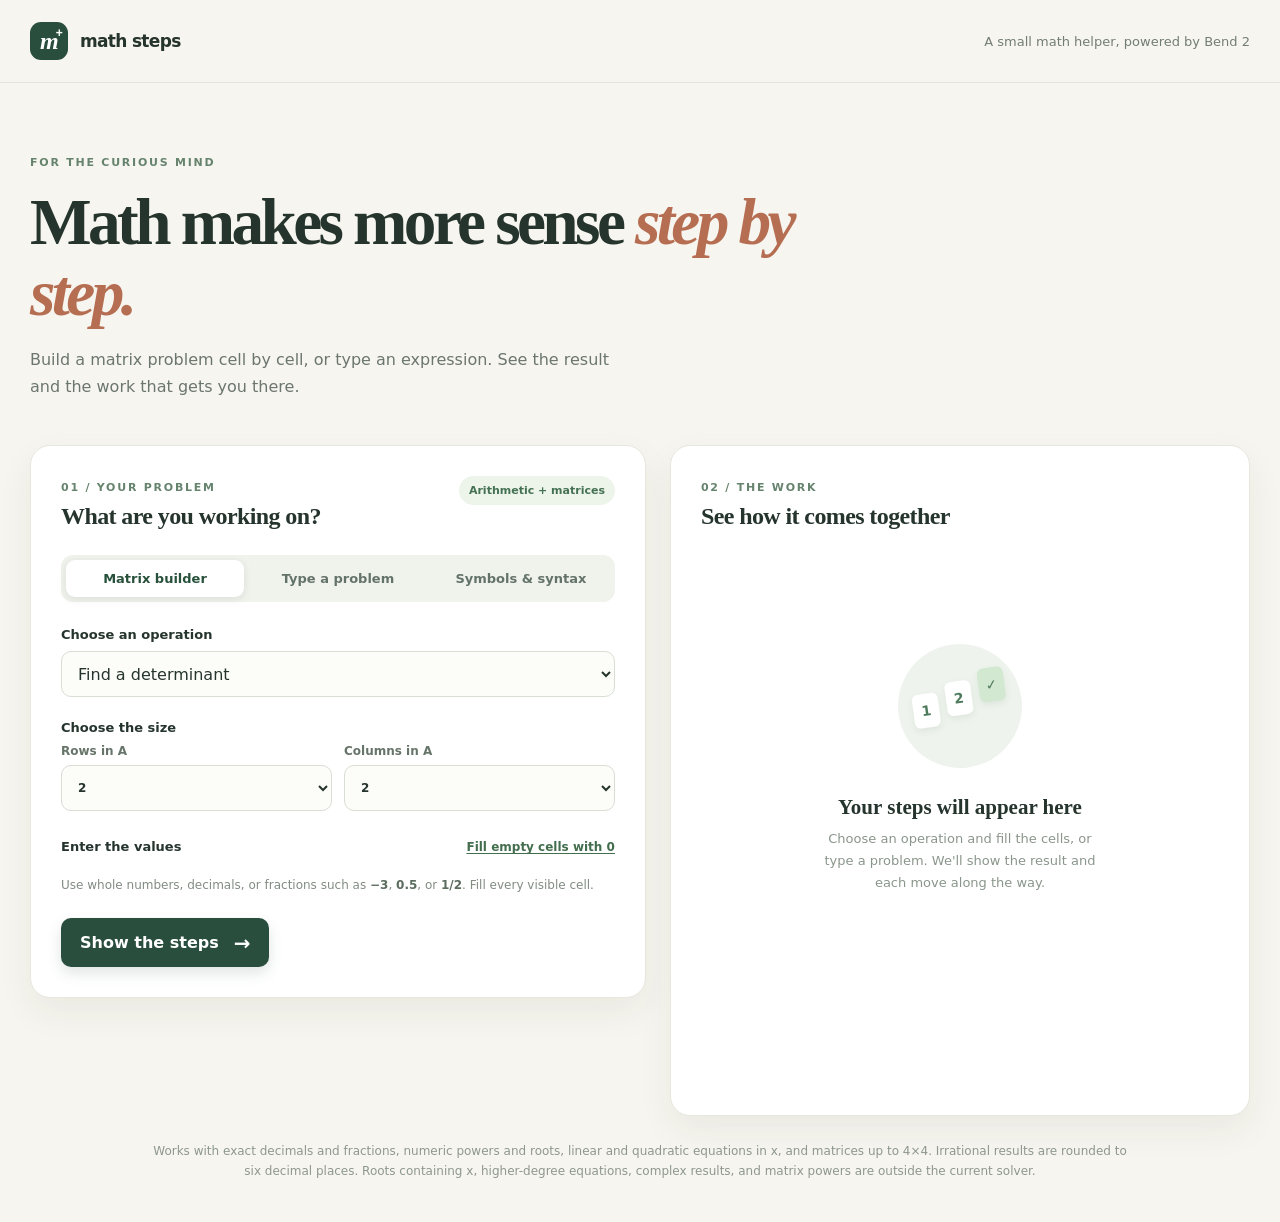
<file: index.html>
<!doctype html>
<html lang="en">
  <head>
    <meta charset="utf-8">
    <meta name="viewport" content="width=device-width, initial-scale=1">
    <meta name="theme-color" content="#f7f5ef">
    <meta name="description" content="A beginner-friendly math helper that shows each step. Built with Bend 2.">
    <title>Math Steps — see how it works</title>
    <link rel="stylesheet" href="./style.css">
    <script type="module" src="./app.js"></script>
  </head>
  <body>
    <header class="site-header">
      <div class="brand" aria-label="Math Steps home">
        <span class="brand-mark" aria-hidden="true">m<span>+</span></span>
        <span>math steps</span>
      </div>
      <span class="header-note">A small math helper, powered by Bend 2</span>
    </header>

    <main class="page-shell">
      <section class="intro" aria-labelledby="page-title">
        <span class="eyebrow">FOR THE CURIOUS MIND</span>
        <h1 id="page-title">Math makes more sense <em>step by step.</em></h1>
        <p>Build a matrix problem cell by cell, or type an expression. See the result and the work that gets you there.</p>
      </section>

      <div class="workspace">
        <section class="entry-card" aria-labelledby="entry-title">
          <div class="card-heading">
            <div>
              <span class="section-kicker">01 / YOUR PROBLEM</span>
              <h2 id="entry-title">What are you working on?</h2>
            </div>
            <span class="scope-pill">Arithmetic + matrices</span>
          </div>

          <div class="entry-modes" role="tablist" aria-label="Choose how to enter a problem">
            <button id="guided-tab" type="button" role="tab" aria-controls="guided-panel" aria-selected="true">Matrix builder</button>
            <button id="typed-tab" type="button" role="tab" aria-controls="typed-panel" aria-selected="false">Type a problem</button>
            <button id="symbols-tab" type="button" role="tab" aria-controls="symbols-panel" aria-selected="false">Symbols & syntax</button>
          </div>

          <div id="guided-panel" role="tabpanel" aria-labelledby="guided-tab">
            <form id="matrix-form">
              <label for="matrix-operation" class="field-label">Choose an operation</label>
              <select id="matrix-operation" class="builder-select">
                <option value="det">Find a determinant</option>
                <option value="inverse">Find an inverse</option>
                <option value="rref">Reduce rows (RREF)</option>
                <option value="transpose">Transpose a matrix</option>
                <option value="add">Add two matrices</option>
                <option value="subtract">Subtract two matrices</option>
                <option value="multiply">Multiply two matrices</option>
                <option value="scale">Multiply by a number</option>
                <option value="matrixVector">Multiply by a vector</option>
                <option value="solve">Solve A·x = b</option>
              </select>

              <div class="builder-size-section">
                <span class="field-label">Choose the size</span>
                <div class="builder-sizes">
                  <label for="matrix-rows">Rows in A
                    <select id="matrix-rows" class="builder-select">
                      <option value="1">1</option><option value="2" selected>2</option><option value="3">3</option><option value="4">4</option>
                    </select>
                  </label>
                  <label id="matrix-cols-field" for="matrix-cols">Columns in A
                    <select id="matrix-cols" class="builder-select">
                      <option value="1">1</option><option value="2" selected>2</option><option value="3">3</option><option value="4">4</option>
                    </select>
                  </label>
                  <label id="matrix-b-cols-field" for="matrix-b-cols" hidden>Columns in B
                    <select id="matrix-b-cols" class="builder-select">
                      <option value="1">1</option><option value="2" selected>2</option><option value="3">3</option><option value="4">4</option>
                    </select>
                  </label>
                </div>
                <p id="matrix-shape-note" class="builder-shape-note"></p>
              </div>

              <div class="builder-values-heading">
                <span class="field-label">Enter the values</span>
                <button id="fill-zeros" type="button">Fill empty cells with 0</button>
              </div>
              <div id="matrix-entry-fields"></div>
              <p class="input-help builder-help">Use whole numbers, decimals, or fractions such as <strong>−3</strong>, <strong>0.5</strong>, or <strong>1/2</strong>. Fill every visible cell.</p>
              <div class="form-actions">
                <button type="submit" class="solve-button">Show the steps <span aria-hidden="true">→</span></button>
              </div>
            </form>
          </div>

          <div id="typed-panel" role="tabpanel" aria-labelledby="typed-tab" hidden>
          <form id="problem-form">
            <label for="problem-input" class="field-label">Enter a calculation, equation, or matrix problem</label>
            <textarea id="problem-input" rows="2" spellcheck="false" autocomplete="off" autocapitalize="off" role="combobox" aria-autocomplete="list" aria-expanded="false" aria-controls="input-suggestions" placeholder="Try 2(x + 3) = 14 or \frac{1}{2} + \frac{3}{4}" aria-describedby="input-help"></textarea>
            <div id="input-suggestions" class="input-suggestions" role="listbox" aria-label="Input suggestions" hidden></div>
            <p id="input-help" class="input-help">Type ordinary math or LaTeX such as <strong>\frac{1}{2}</strong>, <strong>\sqrt{9}</strong>, and <strong>x^2</strong>. Decimals are exact inputs; irrational roots show rounded results. You can omit × in <strong>2x</strong> or <strong>2(x+3)</strong>. Press Ctrl+Enter to solve.</p>
            <div class="preview-card" aria-label="Live math preview">
              <div class="preview-heading">Live preview <span>updates while you type</span></div>
              <span class="preview-label">LaTeX source</span>
              <code id="input-latex" class="latex-source">Start typing to see LaTeX</code>
              <span class="preview-label">Rendered math</span>
              <div id="input-rendered" class="rendered-math"><span class="preview-placeholder">Your expression will appear here</span></div>
              <p id="preview-status" class="preview-status" aria-live="polite"></p>
            </div>

            <div class="keyboard-heading">
              <span>Math keyboard</span>
              <span>Tap to insert at the cursor</span>
            </div>
            <div class="math-keyboard" aria-label="Math keyboard">
              <button type="button" data-insert="7">7</button>
              <button type="button" data-insert="8">8</button>
              <button type="button" data-insert="9">9</button>
              <button type="button" class="operator-key" data-insert="÷" aria-label="Divide">÷</button>
              <button type="button" class="operator-key" data-template="fraction" aria-label="Insert fraction template">a/b</button>

              <button type="button" data-insert="4">4</button>
              <button type="button" data-insert="5">5</button>
              <button type="button" data-insert="6">6</button>
              <button type="button" class="operator-key" data-insert="×" aria-label="Multiply">×</button>
              <button type="button" class="operator-key" data-template="parentheses" aria-label="Insert parentheses">( )</button>

              <button type="button" data-insert="1">1</button>
              <button type="button" data-insert="2">2</button>
              <button type="button" data-insert="3">3</button>
              <button type="button" class="operator-key" data-insert="−" aria-label="Subtract">−</button>
              <button type="button" class="operator-key" data-insert="x">x</button>

              <button type="button" data-insert="0">0</button>
              <button type="button" class="utility-key" data-action="backspace" aria-label="Backspace">⌫</button>
              <button type="button" class="operator-key" data-insert="=" aria-label="Equals">=</button>
              <button type="button" class="operator-key" data-insert="+" aria-label="Add">+</button>
              <button type="button" class="utility-key" data-action="clear">Clear</button>
              <button type="button" class="operator-key" data-insert="[">[</button>
              <button type="button" class="operator-key" data-insert="]">]</button>
              <button type="button" class="operator-key" data-insert=",">,</button>
              <button type="button" class="operator-key" data-insert="det(">det(</button>
              <button type="button" class="operator-key" data-insert="solve(">solve(</button>
              <button type="button" class="operator-key" data-insert=".">.</button>
              <button type="button" class="operator-key" data-insert="^">^</button>
              <button type="button" class="operator-key" data-template="sqrt" aria-label="Insert square root template">√</button>
              <button type="button" class="operator-key" data-template="root" aria-label="Insert nth root template">ⁿ√</button>
              <button type="button" class="operator-key" data-insert=")">)</button>
            </div>

            <div class="form-actions">
              <button type="submit" class="solve-button">Show the steps <span aria-hidden="true">→</span></button>
              <span>Clear explanations, one line at a time.</span>
            </div>
          </form>

          <div class="examples" aria-label="Example problems">
            <span>Try an example</span>
            <div class="example-list">
              <button type="button" data-example="2(x + 3) = 14">2(x + 3) = 14</button>
              <button type="button" data-example="1/2 + 3/4">1/2 + 3/4</button>
              <button type="button" data-example="3x + 2 = x + 10">3x + 2 = x + 10</button>
              <button type="button" data-example="det([[1,2],[3,4]])">det([[1,2],[3,4]])</button>
              <button type="button" data-example="solve([[2,1],[1,-1]],[5,1])">solve([[2,1],[1,-1]],[5,1])</button>
              <button type="button" data-example="x^2 - 5x + 6 = 0">x² − 5x + 6 = 0</button>
              <button type="button" data-example="\sqrt{2} + 0.5">√2 + 0.5</button>
            </div>
          </div>
          </div>
          <div id="symbols-panel" role="tabpanel" aria-labelledby="symbols-tab" hidden>
            <p class="symbols-intro">Tap a symbol to add it to the typed problem. These are the operations this solver understands.</p>
            <h3 class="symbol-group-title">Arithmetic & equations</h3>
            <div class="symbol-grid">
              <button type="button" data-insert="+"><strong>+</strong><span>Add</span></button>
              <button type="button" data-insert="−"><strong>−</strong><span>Subtract</span></button>
              <button type="button" data-insert="×"><strong>×</strong><span>Multiply · or \times</span></button>
              <button type="button" data-insert="÷"><strong>÷</strong><span>Divide or \div</span></button>
              <button type="button" data-insert="="><strong>=</strong><span>Equation</span></button>
              <button type="button" data-insert="x"><strong>x</strong><span>Unknown</span></button>
              <button type="button" data-template="fraction"><strong>a/b</strong><span>Exact fraction · \frac{a}{b}</span></button>
              <button type="button" data-template="parentheses"><strong>( )</strong><span>Group terms</span></button>
              <button type="button" data-insert="."><strong>.</strong><span>Decimal point</span></button>
              <button type="button" data-insert="^"><strong>xⁿ</strong><span>Power · x^2</span></button>
              <button type="button" data-template="sqrt"><strong>√x</strong><span>Square root · \sqrt{x}</span></button>
              <button type="button" data-template="root"><strong>ⁿ√x</strong><span>Nth root · root(n,x)</span></button>
            </div>
            <h3 class="symbol-group-title">Matrices</h3>
            <div class="symbol-grid">
              <button type="button" data-insert="[[1,2],[3,4]]"><strong>[ […] ]</strong><span>2 × 2 matrix</span></button>
              <button type="button" data-insert="[1,2]"><strong>[…]</strong><span>Vector</span></button>
              <button type="button" data-template="det"><strong>det( )</strong><span>Determinant</span></button>
              <button type="button" data-template="inv"><strong>inv( )</strong><span>Inverse</span></button>
              <button type="button" data-template="rref"><strong>rref( )</strong><span>Row reduction</span></button>
              <button type="button" data-template="transpose"><strong>transpose( )</strong><span>Transpose</span></button>
              <button type="button" data-template="solve"><strong>solve(A,b)</strong><span>Linear system</span></button>
            </div>
            <p class="symbol-note">LaTeX matrices also work: <code>\begin{bmatrix}1 &amp; 2 \\ 3 &amp; 4\end{bmatrix}</code>. Powers of x work through quadratics. Roots containing x and complex results are outside the current solver.</p>
          </div>
        </section>

        <section class="result-card" aria-labelledby="result-title">
          <div class="card-heading">
            <div>
              <span class="section-kicker">02 / THE WORK</span>
              <h2 id="result-title">See how it comes together</h2>
            </div>
          </div>
          <div id="result-region" class="result-region" aria-live="polite">
            <div class="empty-state">
              <div class="empty-illustration" aria-hidden="true"><span>1</span><span>2</span><span>✓</span></div>
              <h3>Your steps will appear here</h3>
              <p>Choose an operation and fill the cells, or type a problem. We'll show the result and each move along the way.</p>
            </div>
          </div>
        </section>
      </div>

      <p class="scope-note">Works with exact decimals and fractions, numeric powers and roots, linear and quadratic equations in x, and matrices up to 4×4. Irrational results are rounded to six decimal places. Roots containing x, higher-degree equations, complex results, and matrix powers are outside the current solver.</p>
    </main>
  </body>
</html>
</file>
<file: style.css>
:root {
  font-family: Inter, 'Segoe UI', system-ui, sans-serif;
  color: #25342d;
  background: #f7f5ef;
  font-synthesis: none;
}
* { box-sizing: border-box; }
body { margin: 0; min-width: 320px; }
button, textarea, input, select { font: inherit; }
button { cursor: pointer; }
button:focus-visible, textarea:focus-visible, input:focus-visible, select:focus-visible { outline: 3px solid #7eac89; outline-offset: 3px; }
[hidden] { display: none !important; }
.site-header { display: flex; align-items: center; justify-content: space-between; padding: 22px max(30px, calc((100vw - 1300px) / 2)); border-bottom: 1px solid #e4e4da; }
.brand { display: flex; align-items: center; gap: 12px; font-weight: 700; font-size: 17px; letter-spacing: -.04em; }
.brand-mark { position: relative; display: grid; place-items: center; width: 38px; height: 38px; border-radius: 11px; background: #294e3d; color: #fff; font-family: Georgia, serif; font-size: 24px; font-style: italic; }
.brand-mark span { position: absolute; top: 4px; right: 6px; font-family: sans-serif; font-size: 12px; font-style: normal; }
.header-note { color: #727d74; font-size: 13px; }
.page-shell { max-width: 1360px; margin: 0 auto; padding: 68px 30px 40px; }
.intro { max-width: 770px; margin-bottom: 45px; }
.eyebrow, .section-kicker { color: #66836e; font-size: 11px; font-weight: 700; letter-spacing: .16em; }
h1, h2, h3, p { margin-top: 0; }
h1 { margin: 17px 0 18px; font-family: Georgia, serif; font-size: clamp(39px, 5.1vw, 66px); line-height: 1.08; letter-spacing: -.055em; font-weight: 600; }
h1 em { color: #b66e52; font-weight: inherit; }
.intro p { max-width: 590px; color: #6b766e; font-size: 16px; line-height: 1.7; margin-bottom: 0; }
.workspace { display: grid; grid-template-columns: minmax(0, 1.03fr) minmax(0, .97fr); gap: 24px; align-items: start; }
.entry-card, .result-card { min-width: 0; padding: 30px; background: #fff; border: 1px solid #e7e7de; border-radius: 20px; box-shadow: 0 14px 35px #1d352510; }
.card-heading { display: flex; align-items: start; justify-content: space-between; gap: 15px; margin-bottom: 25px; }
.card-heading h2 { margin: 8px 0 0; font-family: Georgia, serif; font-size: 24px; letter-spacing: -.025em; }
.scope-pill { flex-shrink: 0; border-radius: 100px; padding: 8px 10px; background: #edf4e9; color: #447154; font-size: 11px; font-weight: 700; }
.field-label { display: block; margin-bottom: 9px; font-size: 13px; font-weight: 700; }
.entry-modes { display: grid; grid-template-columns: repeat(3, minmax(0, 1fr)); gap: 5px; padding: 5px; margin-bottom: 25px; border-radius: 12px; background: #f0f2ec; }
.entry-modes button { border: 0; border-radius: 9px; padding: 11px 8px; background: transparent; color: #647369; font-size: 13px; font-weight: 700; }
.entry-modes button[aria-selected="true"] { background: #fff; color: #28513b; box-shadow: 0 2px 8px #1d352519; }
.builder-select { width: 100%; min-height: 46px; padding: 9px 12px; border: 1.5px solid #d8ded4; border-radius: 10px; background: #fcfcf9; color: #25342d; }
.builder-size-section { margin-top: 23px; }
.builder-sizes { display: flex; flex-wrap: wrap; gap: 12px; }
.builder-sizes label { display: flex; flex: 1 1 130px; flex-direction: column; gap: 7px; color: #667469; font-size: 12px; font-weight: 700; }
.builder-shape-note { margin: 11px 0 0; color: #6f8173; font-size: 12px; }
.builder-values-heading { display: flex; align-items: baseline; justify-content: space-between; gap: 12px; margin: 26px 0 10px; }
.builder-values-heading .field-label { margin: 0; }
.builder-values-heading button { border: 0; padding: 3px 0; background: none; color: #426e4d; font-size: 12px; font-weight: 700; text-decoration: underline; text-underline-offset: 2px; }
#matrix-entry-fields { display: grid; gap: 15px; }
.matrix-entry { min-width: 0; padding: 13px 12px 8px; border: 1px solid #e4e9df; border-radius: 12px; background: #fbfcf8; }
.matrix-entry-heading { display: flex; align-items: baseline; justify-content: space-between; gap: 10px; color: #2f513b; font-size: 13px; }
.matrix-entry-heading span { color: #86948a; font-size: 11px; }
.matrix-scroll { max-width: 100%; overflow-x: auto; }
.matrix-table { border-spacing: 6px; margin: 6px auto 0; }
.matrix-table th { color: #849185; font-size: 10px; font-weight: 700; text-align: center; }
.matrix-table .row-marker { min-width: 24px; }
.matrix-table td { min-width: 70px; }
.matrix-cell { display: block; width: 100%; min-width: 68px; height: 43px; padding: 7px; border: 1.5px solid #d3ded1; border-radius: 8px; background: #fff; color: #25342d; font-size: 16px; text-align: center; }
.matrix-cell::placeholder { color: #bdc5ba; }
.scalar-entry { display: grid; gap: 8px; max-width: 180px; color: #2f513b; font-size: 13px; font-weight: 700; }
.scalar-entry .matrix-cell { text-align: left; padding-left: 12px; font-weight: 400; }
.builder-help { margin: 12px 0 0; }
.sr-only { position: absolute; width: 1px; height: 1px; padding: 0; margin: -1px; overflow: hidden; clip: rect(0, 0, 0, 0); white-space: nowrap; border: 0; }
#problem-input { display: block; resize: vertical; width: 100%; min-height: 90px; padding: 17px; border-radius: 12px; border: 1.5px solid #d8ded4; background: #fcfcf9; color: #25342d; font-size: 23px; line-height: 1.4; }
#problem-input::placeholder { color: #a4aba2; }
.input-suggestions { display: grid; gap: 2px; margin-top: 6px; padding: 5px; border: 1px solid #d9e5d8; border-radius: 10px; background: #fff; box-shadow: 0 8px 18px #1d352518; }
.suggestion { width: 100%; padding: 8px 10px; border: 0; border-radius: 6px; background: transparent; color: #315b3f; font-size: 12px; text-align: left; }
.suggestion:hover, .suggestion[aria-selected="true"] { background: #edf5ed; }
.input-help { margin: 9px 0 24px; color: #828c83; font-size: 12px; line-height: 1.5; }
.input-help strong { color: #5c6d60; font-weight: 600; }
.preview-card { margin: 0 0 25px; padding: 15px; border: 1px solid #e2e9df; border-radius: 12px; background: #fbfcf9; }
.preview-heading { display: flex; justify-content: space-between; gap: 8px; color: #305741; font-size: 13px; font-weight: 700; }
.preview-heading span { color: #8a978d; font-size: 11px; font-weight: 400; }
.preview-label { display: block; margin: 14px 0 6px; color: #708577; font-size: 10px; font-weight: 700; letter-spacing: .08em; text-transform: uppercase; }
.latex-source { display: block; max-height: 115px; overflow: auto; padding: 9px 10px; border-radius: 7px; background: #f0f3ec; color: #365044; font-size: 12px; line-height: 1.5; white-space: pre-wrap; overflow-wrap: anywhere; }
.rendered-math { overflow-x: auto; overflow-y: hidden; }
.rendered-math math { width: max-content; max-width: 100%; min-height: 1.5em; font-size: 1.15em; }
.preview-placeholder { color: #9ba59a; font-size: 12px; }
.preview-status { margin: 8px 0 0; color: #78897b; font-size: 11px; line-height: 1.4; }
.symbol-group-title { margin: 23px 0 10px; color: #355942; font-size: 14px; }
.symbols-intro, .symbol-note { color: #748177; font-size: 12px; line-height: 1.6; }
.symbol-note { margin: 20px 0 0; }
.symbol-note code { color: #355942; overflow-wrap: anywhere; }
.symbol-grid { display: grid; grid-template-columns: repeat(2, minmax(0, 1fr)); gap: 9px; }
.symbol-grid button { display: flex; flex-direction: column; align-items: start; gap: 4px; min-width: 0; min-height: 72px; padding: 10px 12px; border: 1px solid #dfe8dc; border-radius: 10px; background: #fbfdf9; text-align: left; }
.symbol-grid button:hover { background: #edf5ed; border-color: #bdd4bd; }
.symbol-grid strong { color: #315e42; font-size: 17px; }
.symbol-grid span { color: #849186; font-size: 11px; overflow-wrap: anywhere; }
.keyboard-heading { display: flex; justify-content: space-between; gap: 10px; margin-bottom: 11px; font-size: 12px; font-weight: 700; }
.keyboard-heading span:last-child { color: #9ba39b; font-weight: 500; }
.math-keyboard { display: grid; grid-template-columns: repeat(5, 1fr); gap: 8px; }
.math-keyboard button { min-height: 49px; border: 1px solid #e2e6df; border-radius: 9px; background: #f8faf7; color: #2b3b31; font-size: 18px; font-weight: 600; transition: background .15s, transform .15s; }
.math-keyboard button:hover { background: #eaf2e9; transform: translateY(-1px); }
.math-keyboard .operator-key { color: #38674c; background: #edf5ed; }
.math-keyboard .utility-key { color: #7b684b; background: #f6f2e9; font-size: 14px; }
.form-actions { display: flex; align-items: center; gap: 16px; margin-top: 23px; }
.solve-button { flex-shrink: 0; display: flex; align-items: center; gap: 15px; border: 0; border-radius: 10px; padding: 15px 19px; background: #294e3d; color: #fff; font-weight: 700; box-shadow: 0 6px 14px #294e3d25; }
.solve-button:hover { background: #1d3f30; }
.solve-button span { font-size: 20px; line-height: 0; }
.form-actions > span { color: #9a9f96; font-size: 11px; line-height: 1.4; }
.examples { display: flex; align-items: start; gap: 15px; padding-top: 25px; margin-top: 25px; border-top: 1px solid #eceee9; }
.examples > span { flex-shrink: 0; color: #858f86; font-size: 11px; padding-top: 8px; }
.example-list { display: flex; flex-wrap: wrap; gap: 7px; }
.example-list button { padding: 7px 9px; background: #fff; border: 1px solid #dde5d9; border-radius: 7px; color: #42674e; font-size: 11px; font-weight: 600; }
.example-list button:hover { background: #f0f6ed; }
.result-region { min-height: 530px; }
.empty-state { display: flex; flex-direction: column; align-items: center; justify-content: center; min-height: 440px; padding: 20px 30px; text-align: center; }
.empty-illustration { display: flex; align-items: center; justify-content: center; gap: 8px; width: 124px; height: 124px; border-radius: 50%; background: #eef4ed; color: #4e7a5c; transform: rotate(-8deg); margin-bottom: 27px; }
.empty-illustration span { display: grid; place-items: center; width: 26px; height: 34px; border-radius: 6px; background: #fff; font-size: 14px; font-weight: 700; box-shadow: 0 3px 7px #35523c16; }
.empty-illustration span:nth-child(2) { transform: translateY(-8px); }
.empty-illustration span:last-child { background: #d2e8d1; transform: translateY(-17px); }
.empty-state h3 { margin-bottom: 8px; font-family: Georgia, serif; font-size: 21px; }
.empty-state p { max-width: 290px; color: #8a968b; font-size: 13px; line-height: 1.7; }
.answer-box { border-radius: 14px; padding: 20px 22px; background: #edf5ed; border: 1px solid #dce9da; margin-bottom: 26px; }
.answer-box span { display: block; margin-bottom: 9px; color: #587c61; font-size: 11px; font-weight: 700; letter-spacing: .1em; text-transform: uppercase; }
.answer-header, .step-title-row { display: flex; justify-content: space-between; align-items: start; gap: 10px; }
.answer-header span { margin-bottom: 0; }
.answer-math { margin-top: 11px; color: #254b37; font-size: clamp(20px, 2.2vw, 30px); }
.answer-solutions { display: grid; gap: 5px; }
.solution-line math { font-size: 1em; }
.step-solutions { display: grid; gap: 4px; }
.copy-latex { flex-shrink: 0; padding: 5px 7px; border: 1px solid #cadccb; border-radius: 7px; background: #fff; color: #386448; font-size: 11px; font-weight: 700; letter-spacing: normal; text-transform: none; }
.copy-latex:hover { background: #f5faf4; }
.answer-box strong { display: block; overflow-wrap: anywhere; white-space: pre-wrap; font-family: Georgia, serif; font-size: clamp(20px, 2.2vw, 30px); font-weight: 600; color: #254b37; }
.steps-heading { display: flex; align-items: center; justify-content: space-between; margin-bottom: 16px; }
.steps-heading h3 { font-size: 15px; margin: 0; }
.steps-heading span { color: #8b968c; font-size: 12px; }
.steps-list { list-style: none; padding: 0; margin: 0; }
.step { position: relative; display: flex; gap: 14px; padding-bottom: 23px; }
.step:not(:last-child)::before { content: ''; position: absolute; left: 14px; top: 34px; bottom: 3px; width: 1px; background: #dce6dc; }
.step-number { z-index: 1; flex-shrink: 0; display: grid; place-items: center; width: 29px; height: 29px; border-radius: 50%; background: #e7f0e6; color: #43704e; font-size: 12px; font-weight: 700; }
.step-body { min-width: 0; flex: 1; padding-top: 2px; }
.step-title { font-size: 13px; font-weight: 700; }
.step-math { margin: 7px 0; color: #263d2e; font-size: 20px; line-height: 1.4; overflow-wrap: anywhere; white-space: pre-wrap; }
.step-detail { margin: 0; color: #7b887d; font-size: 12px; line-height: 1.55; }
.error-box { padding: 23px; border-radius: 13px; border: 1px solid #edd9cf; background: #fff7f1; color: #8b4d39; }
.error-box strong { display: block; margin-bottom: 7px; font-size: 15px; }
.error-box p { margin: 0; font-size: 13px; line-height: 1.6; }
.scope-note { max-width: 980px; margin: 26px auto 0; text-align: center; color: #8d978d; font-size: 12px; line-height: 1.65; }
@media (max-width: 980px) { .workspace { grid-template-columns: 1fr; } .result-region { min-height: 0; } .empty-state { min-height: 320px; } }
@media (max-width: 650px) { .site-header { padding: 16px 20px; } .header-note { display: none; } .page-shell { padding: 43px 16px 28px; } .intro { margin-bottom: 28px; } .intro p { font-size: 14px; } .entry-card, .result-card { padding: 20px; border-radius: 15px; } .card-heading { flex-direction: column; } .scope-pill { align-self: start; } #problem-input { font-size: 19px; } .math-keyboard button { min-height: 47px; } .examples { flex-direction: column; gap: 7px; } .form-actions > span { display: none; } .builder-values-heading { align-items: start; } .builder-values-heading button { text-align: right; } .entry-modes button { font-size: 11px; } .symbol-grid { grid-template-columns: 1fr 1fr; } }
</file>
